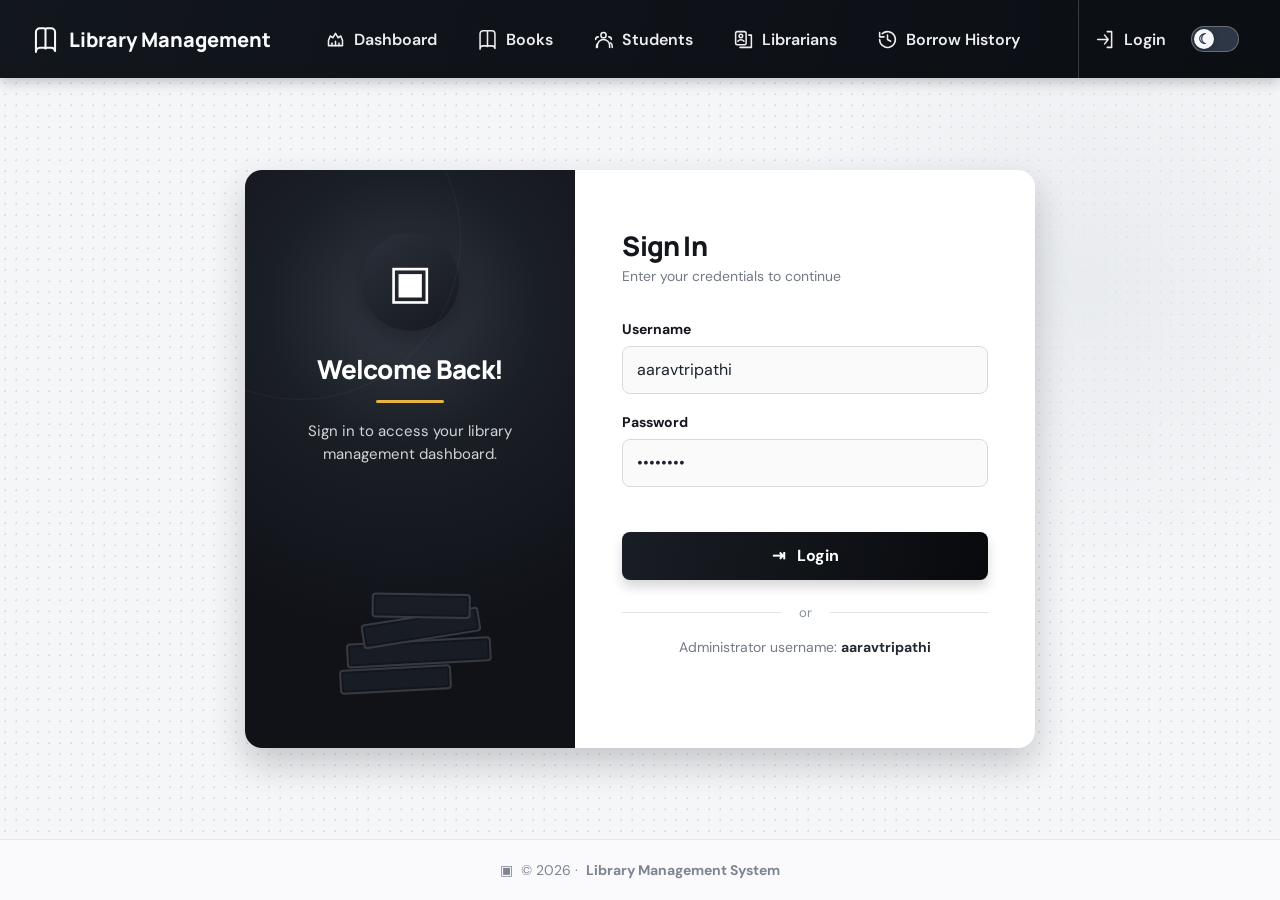
<file: LIBRARY/index.html>
<!DOCTYPE html>
<html lang="en">
  <head>
    <meta charset="UTF-8" />
    <meta name="viewport" content="width=device-width, initial-scale=1.0" />
    <title>Library Management - Sign In</title>
    <link rel="stylesheet" href="styles.css" />
  </head>
  <body>
    <header class="topbar">
      <a class="brand" href="dashboard.html" aria-label="Library Management home">
        <svg class="brand-mark" viewBox="0 0 24 24" aria-hidden="true"><path d="M3.5 5.5A3.5 3.5 0 0 1 7 2h3.5a2 2 0 0 1 1.5.7V20a2 2 0 0 0-1.5-.7H7A3.5 3.5 0 0 0 3.5 23V5.5Zm17 0A3.5 3.5 0 0 0 17 2h-3.5a2 2 0 0 0-1.5.7V20a2 2 0 0 1 1.5-.7H17a3.5 3.5 0 0 1 3.5 3V5.5Z"/></svg>
        <span>Library Management</span>
      </a>
      <nav class="main-nav" aria-label="Primary navigation">
        <a class="nav-link" href="dashboard.html"><svg class="nav-symbol" viewBox="0 0 24 24" aria-hidden="true"><path d="m4 13 2-5 3 2 3-5 3 5 3-2 2 5v6H4v-6Z"/><path d="M8 19v-3m4 3v-5m4 5v-3"/></svg>Dashboard</a>
        <a class="nav-link" href="books.html"><svg class="nav-symbol" viewBox="0 0 24 24" aria-hidden="true"><path d="M3.5 5.5A3.5 3.5 0 0 1 7 2h3.5a2 2 0 0 1 1.5.7V20a2 2 0 0 0-1.5-.7H7A3.5 3.5 0 0 0 3.5 23V5.5Zm17 0A3.5 3.5 0 0 0 17 2h-3.5a2 2 0 0 0-1.5.7V20a2 2 0 0 1 1.5-.7H17a3.5 3.5 0 0 1 3.5 3V5.5Z"/></svg>Books</a>
        <a class="nav-link" href="students.html"><svg class="nav-symbol" viewBox="0 0 24 24" aria-hidden="true"><circle cx="12" cy="7" r="3"/><path d="M5 21v-2a7 7 0 0 1 14 0v2M3 12a3 3 0 0 1 3-3m12 0a3 3 0 0 1 3 3M4 21v-1a5 5 0 0 1 2-4.1m14 0A5 5 0 0 1 22 20v1"/></svg>Students</a>
        <a class="nav-link" href="librarians.html"><svg class="nav-symbol" viewBox="0 0 24 24" aria-hidden="true"><rect x="3" y="3" width="12" height="15" rx="2"/><circle cx="9" cy="8" r="2"/><path d="M5.5 14c1.8-2.3 5.2-2.3 7 0M18 7h3v14H8"/></svg>Librarians</a>
        <a class="nav-link" href="history.html"><svg class="nav-symbol" viewBox="0 0 24 24" aria-hidden="true"><path d="M3 12a9 9 0 1 0 3-6.7M3 4v5h5M12 7v5l3.5 2"/></svg>Borrow History</a>
      </nav>
      <div class="account-actions">
        <a class="nav-link active" href="index.html"><svg class="nav-symbol" viewBox="0 0 24 24" aria-hidden="true"><path d="M14 3h5v18h-5M11 7l4 5-4 5M15 12H3"/></svg>Login</a>
        <button class="theme-toggle" id="theme-toggle" type="button" role="switch" aria-checked="false" aria-label="Switch to dark mode">
          <span class="theme-track" aria-hidden="true">
            <span class="theme-thumb">
              <span class="theme-moon">☾</span>
              <span class="theme-sun">☀</span>
            </span>
          </span>
        </button>
      </div>
    </header>

    <main id="app" class="app-shell">
      <section class="login-page">
        <div class="login-card">
          <aside class="welcome-panel">
            <div class="round-book">▣</div>
            <h1>Welcome Back!</h1>
            <div class="gold-line"></div>
            <p>Sign in to access your library<br />management dashboard.</p>
            <div class="book-stack">
              <span></span><span></span><span></span><span></span>
            </div>
          </aside>
          <section class="login-form-area">
            <h2>Sign In</h2>
            <p>Enter your credentials to continue</p>
            <form action="dashboard.html" method="GET">
              <div class="field">
                <label for="username">Username</label>
                <input id="username" name="username" autocomplete="username" placeholder="Enter username" required value="aaravtripathi" />
              </div>
              <div class="field">
                <label for="password">Password</label>
                <input id="password" name="password" type="password" autocomplete="current-password" placeholder="Enter pw" required value="password" />
              </div>
              <p class="form-error" id="login-error"></p>
              <button class="primary" type="submit">
                <span aria-hidden="true">⇥</span> &nbsp; Login
              </button>
            </form>
            <div class="or-divider">or</div>
            <p class="helper-note">Administrator username: <b>aaravtripathi</b></p>
          </section>
        </div>
      </section>
    </main>

    <footer><span>▣</span> © 2026 · <strong>Library Management System</strong></footer>
    <script src="app.js"></script>
  </body>
</html>
</file>
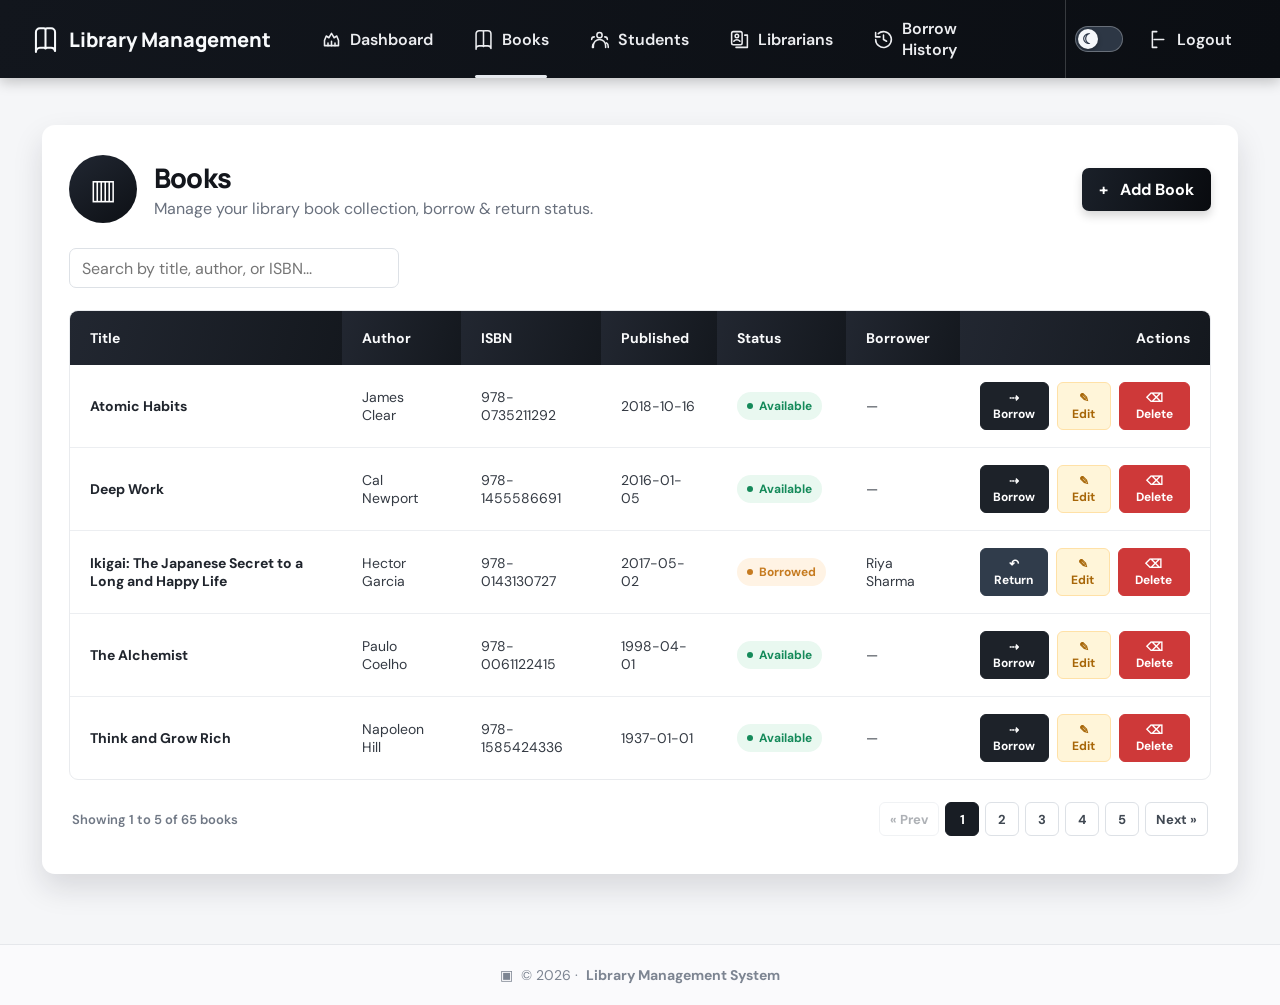
<file: LIBRARY/books.html>
<!DOCTYPE html>
<html lang="en">
  <head>
    <meta charset="UTF-8" />
    <meta name="viewport" content="width=device-width, initial-scale=1.0" />
    <title>Library Management - Books</title>
    <link rel="stylesheet" href="styles.css" />
  </head>
  <body>
    <header class="topbar">
      <a class="brand" href="dashboard.html" aria-label="Library Management home">
        <svg class="brand-mark" viewBox="0 0 24 24" aria-hidden="true"><path d="M3.5 5.5A3.5 3.5 0 0 1 7 2h3.5a2 2 0 0 1 1.5.7V20a2 2 0 0 0-1.5-.7H7A3.5 3.5 0 0 0 3.5 23V5.5Zm17 0A3.5 3.5 0 0 0 17 2h-3.5a2 2 0 0 0-1.5.7V20a2 2 0 0 1 1.5-.7H17a3.5 3.5 0 0 1 3.5 3V5.5Z"/></svg>
        <span>Library Management</span>
      </a>
      <nav class="main-nav" aria-label="Primary navigation">
        <a class="nav-link" href="dashboard.html"><svg class="nav-symbol" viewBox="0 0 24 24" aria-hidden="true"><path d="m4 13 2-5 3 2 3-5 3 5 3-2 2 5v6H4v-6Z"/><path d="M8 19v-3m4 3v-5m4 5v-3"/></svg>Dashboard</a>
        <a class="nav-link active" href="books.html"><svg class="nav-symbol" viewBox="0 0 24 24" aria-hidden="true"><path d="M3.5 5.5A3.5 3.5 0 0 1 7 2h3.5a2 2 0 0 1 1.5.7V20a2 2 0 0 0-1.5-.7H7A3.5 3.5 0 0 0 3.5 23V5.5Zm17 0A3.5 3.5 0 0 0 17 2h-3.5a2 2 0 0 0-1.5.7V20a2 2 0 0 1 1.5-.7H17a3.5 3.5 0 0 1 3.5 3V5.5Z"/></svg>Books</a>
        <a class="nav-link" href="students.html"><svg class="nav-symbol" viewBox="0 0 24 24" aria-hidden="true"><circle cx="12" cy="7" r="3"/><path d="M5 21v-2a7 7 0 0 1 14 0v2M3 12a3 3 0 0 1 3-3m12 0a3 3 0 0 1 3 3M4 21v-1a5 5 0 0 1 2-4.1m14 0A5 5 0 0 1 22 20v1"/></svg>Students</a>
        <a class="nav-link" href="librarians.html"><svg class="nav-symbol" viewBox="0 0 24 24" aria-hidden="true"><rect x="3" y="3" width="12" height="15" rx="2"/><circle cx="9" cy="8" r="2"/><path d="M5.5 14c1.8-2.3 5.2-2.3 7 0M18 7h3v14H8"/></svg>Librarians</a>
        <a class="nav-link" href="history.html"><svg class="nav-symbol" viewBox="0 0 24 24" aria-hidden="true"><path d="M3 12a9 9 0 1 0 3-6.7M3 4v5h5M12 7v5l3.5 2"/></svg>Borrow History</a>
      </nav>
      <div class="account-actions">
        <button class="theme-toggle" id="theme-toggle" type="button" role="switch" aria-checked="false" aria-label="Switch to dark mode">
          <span class="theme-track" aria-hidden="true">
            <span class="theme-thumb">
              <span class="theme-moon">☾</span>
              <span class="theme-sun">☀</span>
            </span>
          </span>
        </button>
        <a class="nav-link nav-logout" href="index.html"><svg class="nav-symbol" viewBox="0 0 24 24" aria-hidden="true"><path d="M10 3H5v18h5M18 12H7"/></svg>Logout</a>
      </div>
    </header>

    <main id="app" class="app-shell">
      <section class="page">
        <div class="page-card">
          <div class="section-heading">
            <div class="heading-copy">
              <div class="heading-icon">▥</div>
              <div>
                <h1>Books</h1>
                <p>Manage your library book collection, borrow & return status.</p>
              </div>
            </div>
            <button class="button button-dark" id="btn-add-book"><span aria-hidden="true">+</span> &nbsp; Add Book</button>
          </div>
          <div class="toolbar">
            <input class="search" id="books-search-input" type="search" placeholder="Search by title, author, or ISBN..." />
          </div>
          <div class="data-table-wrap">
            <table class="data-table">
              <thead>
                <tr>
                  <th>Title</th>
                  <th>Author</th>
                  <th>ISBN</th>
                  <th>Published</th>
                  <th>Status</th>
                  <th>Borrower</th>
                  <th style="text-align: right;">Actions</th>
                </tr>
              </thead>
              <tbody id="books-table-body">
                <tr>
                  <td class="title-cell">Atomic Habits</td>
                  <td>James Clear</td>
                  <td>978-0735211292</td>
                  <td>2018-10-16</td>
                  <td><span class="badge available">Available</span></td>
                  <td>—</td>
                  <td style="text-align: right;">
                    <div class="actions">
                      <button class="action-btn borrow">⇢ Borrow</button>
                      <button class="action-btn edit">✎ Edit</button>
                      <button class="action-btn delete">⌫ Delete</button>
                    </div>
                  </td>
                </tr>
                <tr>
                  <td class="title-cell">Deep Work</td>
                  <td>Cal Newport</td>
                  <td>978-1455586691</td>
                  <td>2016-01-05</td>
                  <td><span class="badge available">Available</span></td>
                  <td>—</td>
                  <td style="text-align: right;">
                    <div class="actions">
                      <button class="action-btn borrow">⇢ Borrow</button>
                      <button class="action-btn edit">✎ Edit</button>
                      <button class="action-btn delete">⌫ Delete</button>
                    </div>
                  </td>
                </tr>
                <tr>
                  <td class="title-cell">Ikigai: The Japanese Secret to a Long and Happy Life</td>
                  <td>Hector Garcia</td>
                  <td>978-0143130727</td>
                  <td>2017-05-02</td>
                  <td><span class="badge borrowed">Borrowed</span></td>
                  <td>Riya Sharma</td>
                  <td style="text-align: right;">
                    <div class="actions">
                      <button class="action-btn return">↶ Return</button>
                      <button class="action-btn edit">✎ Edit</button>
                      <button class="action-btn delete">⌫ Delete</button>
                    </div>
                  </td>
                </tr>
                <tr>
                  <td class="title-cell">The Alchemist</td>
                  <td>Paulo Coelho</td>
                  <td>978-0061122415</td>
                  <td>1998-04-01</td>
                  <td><span class="badge available">Available</span></td>
                  <td>—</td>
                  <td style="text-align: right;">
                    <div class="actions">
                      <button class="action-btn borrow">⇢ Borrow</button>
                      <button class="action-btn edit">✎ Edit</button>
                      <button class="action-btn delete">⌫ Delete</button>
                    </div>
                  </td>
                </tr>
                <tr>
                  <td class="title-cell">Think and Grow Rich</td>
                  <td>Napoleon Hill</td>
                  <td>978-1585424336</td>
                  <td>1937-01-01</td>
                  <td><span class="badge available">Available</span></td>
                  <td>—</td>
                  <td style="text-align: right;">
                    <div class="actions">
                      <button class="action-btn borrow">⇢ Borrow</button>
                      <button class="action-btn edit">✎ Edit</button>
                      <button class="action-btn delete">⌫ Delete</button>
                    </div>
                  </td>
                </tr>
              </tbody>
            </table>
          </div>
          <div class="pagination">
            <span>Showing 1 to 5 of 65 books</span>
            <div class="page-controls" id="books-pagination-controls">
              <button class="page-nav" disabled>« Prev</button>
              <button class="page-number current">1</button>
              <button class="page-number">2</button>
              <button class="page-number">3</button>
              <button class="page-number">4</button>
              <button class="page-number">5</button>
              <button class="page-nav">Next »</button>
            </div>
          </div>
        </div>
      </section>
    </main>

    <div id="modal-root"></div>
    <div id="toast" role="status" aria-live="polite"></div>
    <footer><span>▣</span> © 2026 · <strong>Library Management System</strong></footer>
    <script src="app.js"></script>
  </body>
</html>
</file>
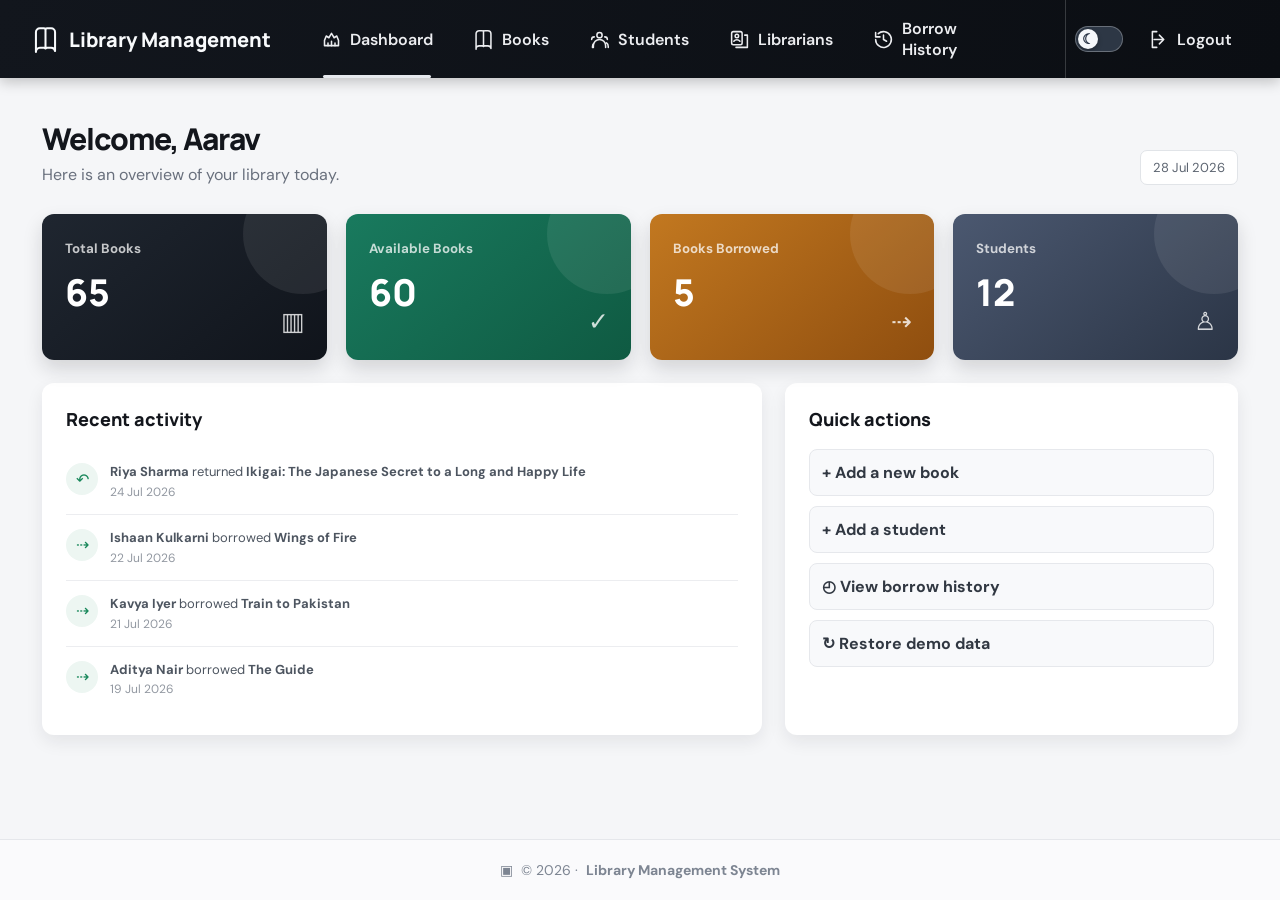
<file: LIBRARY/dashboard.html>
<!DOCTYPE html>
<html lang="en">
  <head>
    <meta charset="UTF-8" />
    <meta name="viewport" content="width=device-width, initial-scale=1.0" />
    <title>Library Management - Dashboard</title>
    <link rel="stylesheet" href="styles.css" />
  </head>
  <body>
    <header class="topbar">
      <a class="brand" href="dashboard.html" aria-label="Library Management home">
        <svg class="brand-mark" viewBox="0 0 24 24" aria-hidden="true"><path d="M3.5 5.5A3.5 3.5 0 0 1 7 2h3.5a2 2 0 0 1 1.5.7V20a2 2 0 0 0-1.5-.7H7A3.5 3.5 0 0 0 3.5 23V5.5Zm17 0A3.5 3.5 0 0 0 17 2h-3.5a2 2 0 0 0-1.5.7V20a2 2 0 0 1 1.5-.7H17a3.5 3.5 0 0 1 3.5 3V5.5Z"/></svg>
        <span>Library Management</span>
      </a>
      <nav class="main-nav" aria-label="Primary navigation">
        <a class="nav-link active" href="dashboard.html"><svg class="nav-symbol" viewBox="0 0 24 24" aria-hidden="true"><path d="m4 13 2-5 3 2 3-5 3 5 3-2 2 5v6H4v-6Z"/><path d="M8 19v-3m4 3v-5m4 5v-3"/></svg>Dashboard</a>
        <a class="nav-link" href="books.html"><svg class="nav-symbol" viewBox="0 0 24 24" aria-hidden="true"><path d="M3.5 5.5A3.5 3.5 0 0 1 7 2h3.5a2 2 0 0 1 1.5.7V20a2 2 0 0 0-1.5-.7H7A3.5 3.5 0 0 0 3.5 23V5.5Zm17 0A3.5 3.5 0 0 0 17 2h-3.5a2 2 0 0 0-1.5.7V20a2 2 0 0 1 1.5-.7H17a3.5 3.5 0 0 1 3.5 3V5.5Z"/></svg>Books</a>
        <a class="nav-link" href="students.html"><svg class="nav-symbol" viewBox="0 0 24 24" aria-hidden="true"><circle cx="12" cy="7" r="3"/><path d="M5 21v-2a7 7 0 0 1 14 0v2M3 12a3 3 0 0 1 3-3m12 0a3 3 0 0 1 3 3M4 21v-1a5 5 0 0 1 2-4.1m14 0A5 5 0 0 1 22 20v1"/></svg>Students</a>
        <a class="nav-link" href="librarians.html"><svg class="nav-symbol" viewBox="0 0 24 24" aria-hidden="true"><rect x="3" y="3" width="12" height="15" rx="2"/><circle cx="9" cy="8" r="2"/><path d="M5.5 14c1.8-2.3 5.2-2.3 7 0M18 7h3v14H8"/></svg>Librarians</a>
        <a class="nav-link" href="history.html"><svg class="nav-symbol" viewBox="0 0 24 24" aria-hidden="true"><path d="M3 12a9 9 0 1 0 3-6.7M3 4v5h5M12 7v5l3.5 2"/></svg>Borrow History</a>
      </nav>
      <div class="account-actions">
        <button class="theme-toggle" id="theme-toggle" type="button" role="switch" aria-checked="false" aria-label="Switch to dark mode">
          <span class="theme-track" aria-hidden="true">
            <span class="theme-thumb">
              <span class="theme-moon">☾</span>
              <span class="theme-sun">☀</span>
            </span>
          </span>
        </button>
        <a class="nav-link nav-logout" href="index.html"><svg class="nav-symbol" viewBox="0 0 24 24" aria-hidden="true"><path d="M10 3H5v18h5M13 7l5 5-5 5M18 12H7"/></svg>Logout</a>
      </div>
    </header>

    <main id="app" class="app-shell">
      <section class="page dashboard">
        <div class="dashboard-top">
          <div>
            <h1>Welcome, Aarav</h1>
            <p>Here is an overview of your library today.</p>
          </div>
          <span class="date-pill" id="current-date">28 Jul 2026</span>
        </div>
        <div class="stat-grid">
          <article class="stat-card">
            <small>Total Books</small>
            <strong id="stat-total-books">65</strong>
            <span>▥</span>
          </article>
          <article class="stat-card">
            <small>Available Books</small>
            <strong id="stat-avail-books">60</strong>
            <span>✓</span>
          </article>
          <article class="stat-card">
            <small>Books Borrowed</small>
            <strong id="stat-borrowed-books">5</strong>
            <span>⇢</span>
          </article>
          <article class="stat-card">
            <small>Students</small>
            <strong id="stat-total-students">12</strong>
            <span>♙</span>
          </article>
        </div>
        <div class="dashboard-columns">
          <article class="mini-card">
            <h2>Recent activity</h2>
            <ul class="activity" id="activity-list">
              <li>
                <span class="activity-mark">↶</span>
                <div>
                  <p><b>Riya Sharma</b> returned <b>Ikigai: The Japanese Secret to a Long and Happy Life</b></p>
                  <time>24 Jul 2026</time>
                </div>
              </li>
              <li>
                <span class="activity-mark">⇢</span>
                <div>
                  <p><b>Ishaan Kulkarni</b> borrowed <b>Wings of Fire</b></p>
                  <time>22 Jul 2026</time>
                </div>
              </li>
              <li>
                <span class="activity-mark">⇢</span>
                <div>
                  <p><b>Kavya Iyer</b> borrowed <b>Train to Pakistan</b></p>
                  <time>21 Jul 2026</time>
                </div>
              </li>
              <li>
                <span class="activity-mark">⇢</span>
                <div>
                  <p><b>Aditya Nair</b> borrowed <b>The Guide</b></p>
                  <time>19 Jul 2026</time>
                </div>
              </li>
            </ul>
          </article>
          <aside class="mini-card">
            <h2>Quick actions</h2>
            <div class="quick-actions">
              <a href="books.html" class="quick-link"><span aria-hidden="true">+</span> Add a new book</a>
              <a href="students.html" class="quick-link"><span aria-hidden="true">+</span> Add a student</a>
              <a href="history.html" class="quick-link"><span aria-hidden="true">◴</span> View borrow history</a>
              <button type="button" id="btn-reset-demo"><span aria-hidden="true">↻</span> Restore demo data</button>
            </div>
          </aside>
        </div>
      </section>
    </main>

    <footer><span>▣</span> © 2026 · <strong>Library Management System</strong></footer>
    <script src="app.js"></script>
  </body>
</html>
</file>
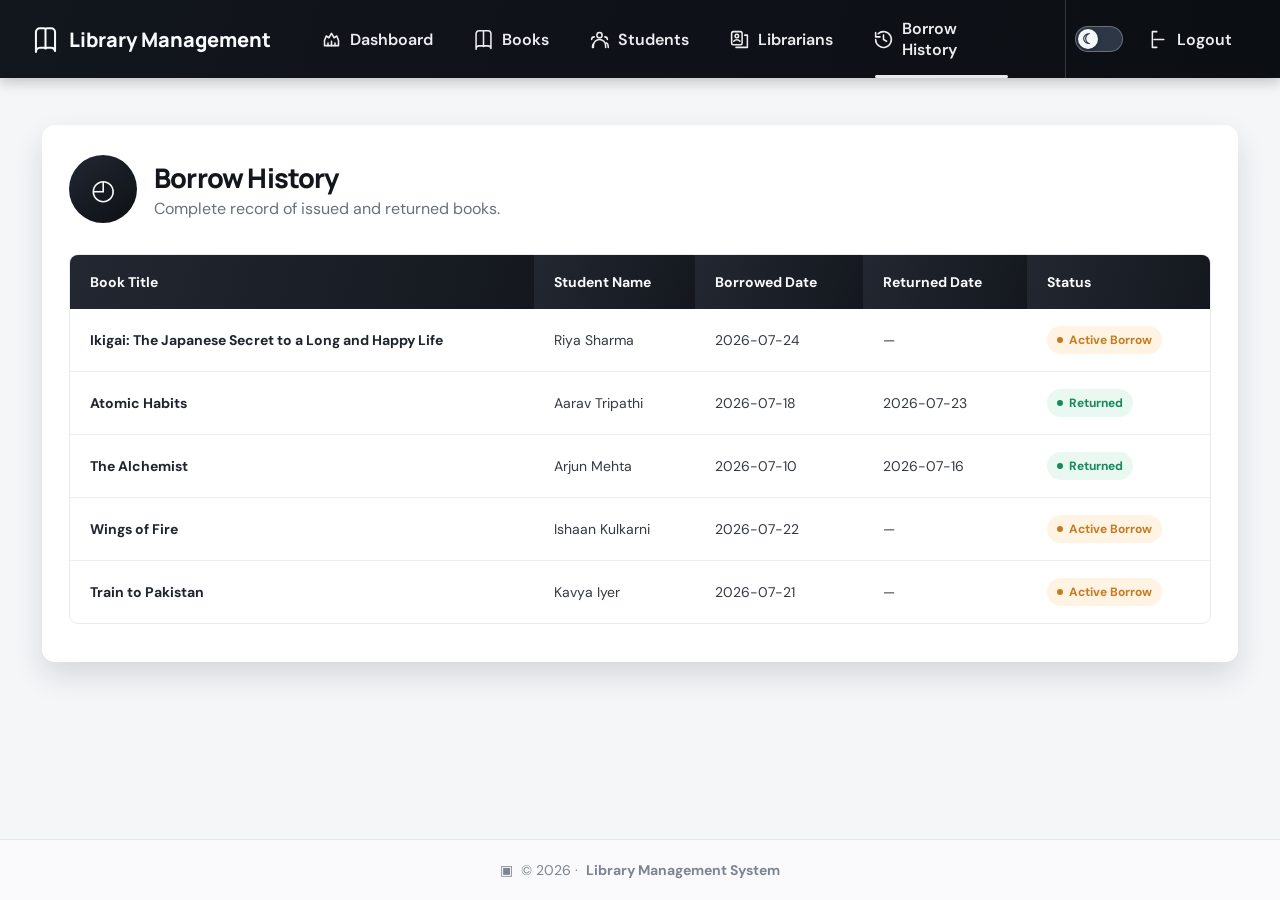
<file: LIBRARY/history.html>
<!DOCTYPE html>
<html lang="en">
  <head>
    <meta charset="UTF-8" />
    <meta name="viewport" content="width=device-width, initial-scale=1.0" />
    <title>Library Management - Borrow History</title>
    <link rel="stylesheet" href="styles.css" />
  </head>
  <body>
    <header class="topbar">
      <a class="brand" href="dashboard.html" aria-label="Library Management home">
        <svg class="brand-mark" viewBox="0 0 24 24" aria-hidden="true"><path d="M3.5 5.5A3.5 3.5 0 0 1 7 2h3.5a2 2 0 0 1 1.5.7V20a2 2 0 0 0-1.5-.7H7A3.5 3.5 0 0 0 3.5 23V5.5Zm17 0A3.5 3.5 0 0 0 17 2h-3.5a2 2 0 0 0-1.5.7V20a2 2 0 0 1 1.5-.7H17a3.5 3.5 0 0 1 3.5 3V5.5Z"/></svg>
        <span>Library Management</span>
      </a>
      <nav class="main-nav" aria-label="Primary navigation">
        <a class="nav-link" href="dashboard.html"><svg class="nav-symbol" viewBox="0 0 24 24" aria-hidden="true"><path d="m4 13 2-5 3 2 3-5 3 5 3-2 2 5v6H4v-6Z"/><path d="M8 19v-3m4 3v-5m4 5v-3"/></svg>Dashboard</a>
        <a class="nav-link" href="books.html"><svg class="nav-symbol" viewBox="0 0 24 24" aria-hidden="true"><path d="M3.5 5.5A3.5 3.5 0 0 1 7 2h3.5a2 2 0 0 1 1.5.7V20a2 2 0 0 0-1.5-.7H7A3.5 3.5 0 0 0 3.5 23V5.5Zm17 0A3.5 3.5 0 0 0 17 2h-3.5a2 2 0 0 0-1.5.7V20a2 2 0 0 1 1.5-.7H17a3.5 3.5 0 0 1 3.5 3V5.5Z"/></svg>Books</a>
        <a class="nav-link" href="students.html"><svg class="nav-symbol" viewBox="0 0 24 24" aria-hidden="true"><circle cx="12" cy="7" r="3"/><path d="M5 21v-2a7 7 0 0 1 14 0v2M3 12a3 3 0 0 1 3-3m12 0a3 3 0 0 1 3 3M4 21v-1a5 5 0 0 1 2-4.1m14 0A5 5 0 0 1 22 20v1"/></svg>Students</a>
        <a class="nav-link" href="librarians.html"><svg class="nav-symbol" viewBox="0 0 24 24" aria-hidden="true"><rect x="3" y="3" width="12" height="15" rx="2"/><circle cx="9" cy="8" r="2"/><path d="M5.5 14c1.8-2.3 5.2-2.3 7 0M18 7h3v14H8"/></svg>Librarians</a>
        <a class="nav-link active" href="history.html"><svg class="nav-symbol" viewBox="0 0 24 24" aria-hidden="true"><path d="M3 12a9 9 0 1 0 3-6.7M3 4v5h5M12 7v5l3.5 2"/></svg>Borrow History</a>
      </nav>
      <div class="account-actions">
        <button class="theme-toggle" id="theme-toggle" type="button" role="switch" aria-checked="false" aria-label="Switch to dark mode">
          <span class="theme-track" aria-hidden="true">
            <span class="theme-thumb">
              <span class="theme-moon">☾</span>
              <span class="theme-sun">☀</span>
            </span>
          </span>
        </button>
        <a class="nav-link nav-logout" href="index.html"><svg class="nav-symbol" viewBox="0 0 24 24" aria-hidden="true"><path d="M10 3H5v18h5M18 12H7"/></svg>Logout</a>
      </div>
    </header>

    <main id="app" class="app-shell">
      <section class="page">
        <div class="page-card">
          <div class="section-heading">
            <div class="heading-copy">
              <div class="heading-icon">◴</div>
              <div>
                <h1>Borrow History</h1>
                <p>Complete record of issued and returned books.</p>
              </div>
            </div>
          </div>
          <div class="data-table-wrap">
            <table class="data-table">
              <thead>
                <tr>
                  <th>Book Title</th>
                  <th>Student Name</th>
                  <th>Borrowed Date</th>
                  <th>Returned Date</th>
                  <th>Status</th>
                </tr>
              </thead>
              <tbody id="history-table-body">
                <tr>
                  <td class="title-cell">Ikigai: The Japanese Secret to a Long and Happy Life</td>
                  <td>Riya Sharma</td>
                  <td>2026-07-24</td>
                  <td>—</td>
                  <td><span class="badge borrowed">Active Borrow</span></td>
                </tr>
                <tr>
                  <td class="title-cell">Atomic Habits</td>
                  <td>Aarav Tripathi</td>
                  <td>2026-07-18</td>
                  <td>2026-07-23</td>
                  <td><span class="badge returned">Returned</span></td>
                </tr>
                <tr>
                  <td class="title-cell">The Alchemist</td>
                  <td>Arjun Mehta</td>
                  <td>2026-07-10</td>
                  <td>2026-07-16</td>
                  <td><span class="badge returned">Returned</span></td>
                </tr>
                <tr>
                  <td class="title-cell">Wings of Fire</td>
                  <td>Ishaan Kulkarni</td>
                  <td>2026-07-22</td>
                  <td>—</td>
                  <td><span class="badge borrowed">Active Borrow</span></td>
                </tr>
                <tr>
                  <td class="title-cell">Train to Pakistan</td>
                  <td>Kavya Iyer</td>
                  <td>2026-07-21</td>
                  <td>—</td>
                  <td><span class="badge borrowed">Active Borrow</span></td>
                </tr>
              </tbody>
            </table>
          </div>
        </div>
      </section>
    </main>

    <div id="modal-root"></div>
    <div id="toast" role="status" aria-live="polite"></div>
    <footer><span>▣</span> © 2026 · <strong>Library Management System</strong></footer>
    <script src="app.js"></script>
  </body>
</html>
</file>
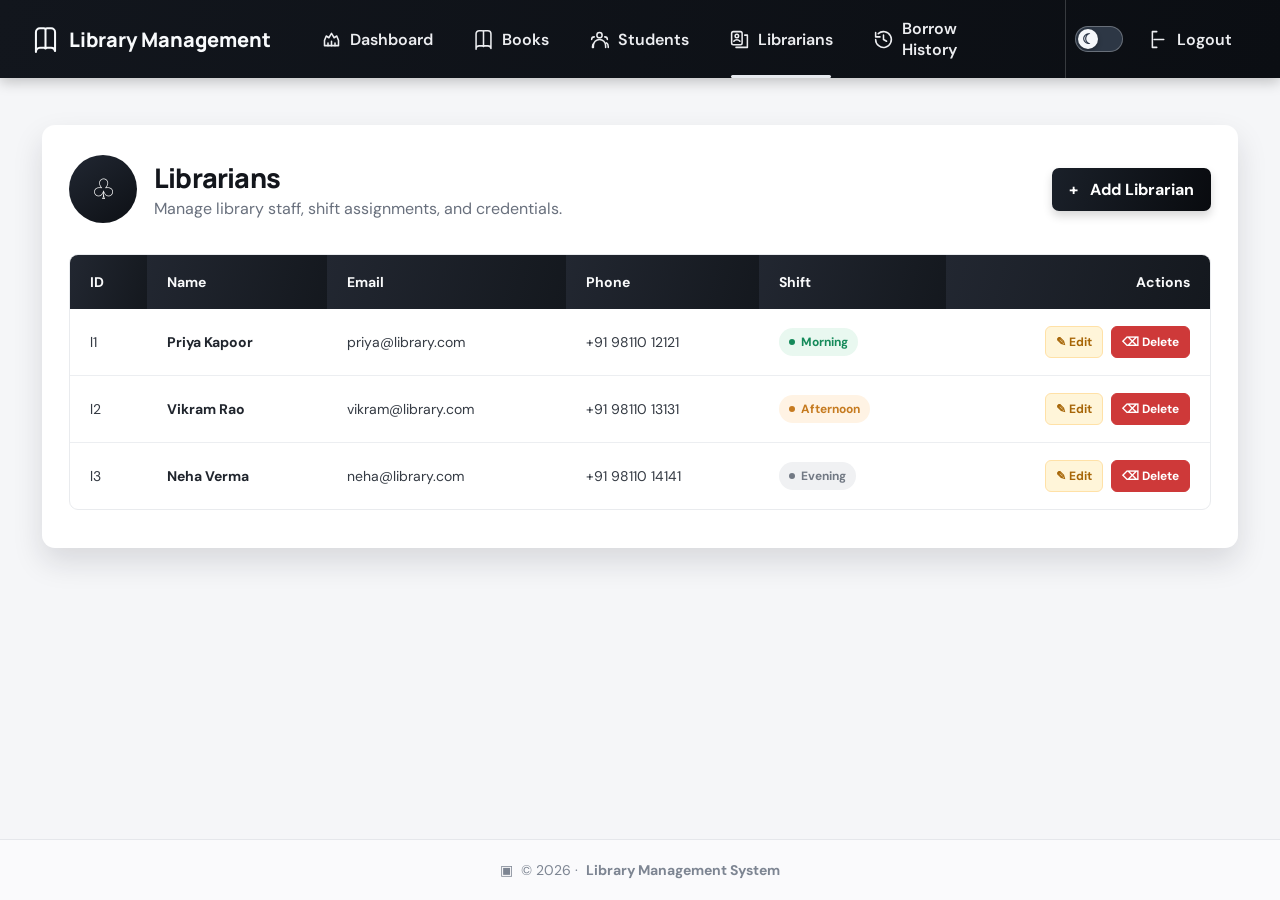
<file: LIBRARY/librarians.html>
<!DOCTYPE html>
<html lang="en">
  <head>
    <meta charset="UTF-8" />
    <meta name="viewport" content="width=device-width, initial-scale=1.0" />
    <title>Library Management - Librarians</title>
    <link rel="stylesheet" href="styles.css" />
  </head>
  <body>
    <header class="topbar">
      <a class="brand" href="dashboard.html" aria-label="Library Management home">
        <svg class="brand-mark" viewBox="0 0 24 24" aria-hidden="true"><path d="M3.5 5.5A3.5 3.5 0 0 1 7 2h3.5a2 2 0 0 1 1.5.7V20a2 2 0 0 0-1.5-.7H7A3.5 3.5 0 0 0 3.5 23V5.5Zm17 0A3.5 3.5 0 0 0 17 2h-3.5a2 2 0 0 0-1.5.7V20a2 2 0 0 1 1.5-.7H17a3.5 3.5 0 0 1 3.5 3V5.5Z"/></svg>
        <span>Library Management</span>
      </a>
      <nav class="main-nav" aria-label="Primary navigation">
        <a class="nav-link" href="dashboard.html"><svg class="nav-symbol" viewBox="0 0 24 24" aria-hidden="true"><path d="m4 13 2-5 3 2 3-5 3 5 3-2 2 5v6H4v-6Z"/><path d="M8 19v-3m4 3v-5m4 5v-3"/></svg>Dashboard</a>
        <a class="nav-link" href="books.html"><svg class="nav-symbol" viewBox="0 0 24 24" aria-hidden="true"><path d="M3.5 5.5A3.5 3.5 0 0 1 7 2h3.5a2 2 0 0 1 1.5.7V20a2 2 0 0 0-1.5-.7H7A3.5 3.5 0 0 0 3.5 23V5.5Zm17 0A3.5 3.5 0 0 0 17 2h-3.5a2 2 0 0 0-1.5.7V20a2 2 0 0 1 1.5-.7H17a3.5 3.5 0 0 1 3.5 3V5.5Z"/></svg>Books</a>
        <a class="nav-link" href="students.html"><svg class="nav-symbol" viewBox="0 0 24 24" aria-hidden="true"><circle cx="12" cy="7" r="3"/><path d="M5 21v-2a7 7 0 0 1 14 0v2M3 12a3 3 0 0 1 3-3m12 0a3 3 0 0 1 3 3M4 21v-1a5 5 0 0 1 2-4.1m14 0A5 5 0 0 1 22 20v1"/></svg>Students</a>
        <a class="nav-link active" href="librarians.html"><svg class="nav-symbol" viewBox="0 0 24 24" aria-hidden="true"><rect x="3" y="3" width="12" height="15" rx="2"/><circle cx="9" cy="8" r="2"/><path d="M5.5 14c1.8-2.3 5.2-2.3 7 0M18 7h3v14H8"/></svg>Librarians</a>
        <a class="nav-link" href="history.html"><svg class="nav-symbol" viewBox="0 0 24 24" aria-hidden="true"><path d="M3 12a9 9 0 1 0 3-6.7M3 4v5h5M12 7v5l3.5 2"/></svg>Borrow History</a>
      </nav>
      <div class="account-actions">
        <button class="theme-toggle" id="theme-toggle" type="button" role="switch" aria-checked="false" aria-label="Switch to dark mode">
          <span class="theme-track" aria-hidden="true">
            <span class="theme-thumb">
              <span class="theme-moon">☾</span>
              <span class="theme-sun">☀</span>
            </span>
          </span>
        </button>
        <a class="nav-link nav-logout" href="index.html"><svg class="nav-symbol" viewBox="0 0 24 24" aria-hidden="true"><path d="M10 3H5v18h5M18 12H7"/></svg>Logout</a>
      </div>
    </header>

    <main id="app" class="app-shell">
      <section class="page">
        <div class="page-card">
          <div class="section-heading">
            <div class="heading-copy">
              <div class="heading-icon">♧</div>
              <div>
                <h1>Librarians</h1>
                <p>Manage library staff, shift assignments, and credentials.</p>
              </div>
            </div>
            <button class="button button-dark" id="btn-add-librarian"><span aria-hidden="true">+</span> &nbsp; Add Librarian</button>
          </div>
          <div class="data-table-wrap">
            <table class="data-table">
              <thead>
                <tr>
                  <th>ID</th>
                  <th>Name</th>
                  <th>Email</th>
                  <th>Phone</th>
                  <th>Shift</th>
                  <th style="text-align: right;">Actions</th>
                </tr>
              </thead>
              <tbody id="librarians-table-body">
                <tr>
                  <td>l1</td>
                  <td class="title-cell">Priya Kapoor</td>
                  <td>priya@library.com</td>
                  <td>+91 98110 12121</td>
                  <td><span class="badge available">Morning</span></td>
                  <td style="text-align: right;">
                    <div class="actions">
                      <button class="action-btn edit">✎ Edit</button>
                      <button class="action-btn delete">⌫ Delete</button>
                    </div>
                  </td>
                </tr>
                <tr>
                  <td>l2</td>
                  <td class="title-cell">Vikram Rao</td>
                  <td>vikram@library.com</td>
                  <td>+91 98110 13131</td>
                  <td><span class="badge borrowed">Afternoon</span></td>
                  <td style="text-align: right;">
                    <div class="actions">
                      <button class="action-btn edit">✎ Edit</button>
                      <button class="action-btn delete">⌫ Delete</button>
                    </div>
                  </td>
                </tr>
                <tr>
                  <td>l3</td>
                  <td class="title-cell">Neha Verma</td>
                  <td>neha@library.com</td>
                  <td>+91 98110 14141</td>
                  <td><span class="badge inactive">Evening</span></td>
                  <td style="text-align: right;">
                    <div class="actions">
                      <button class="action-btn edit">✎ Edit</button>
                      <button class="action-btn delete">⌫ Delete</button>
                    </div>
                  </td>
                </tr>
              </tbody>
            </table>
          </div>
        </div>
      </section>
    </main>

    <div id="modal-root"></div>
    <div id="toast" role="status" aria-live="polite"></div>
    <footer><span>▣</span> © 2026 · <strong>Library Management System</strong></footer>
    <script src="app.js"></script>
  </body>
</html>
</file>
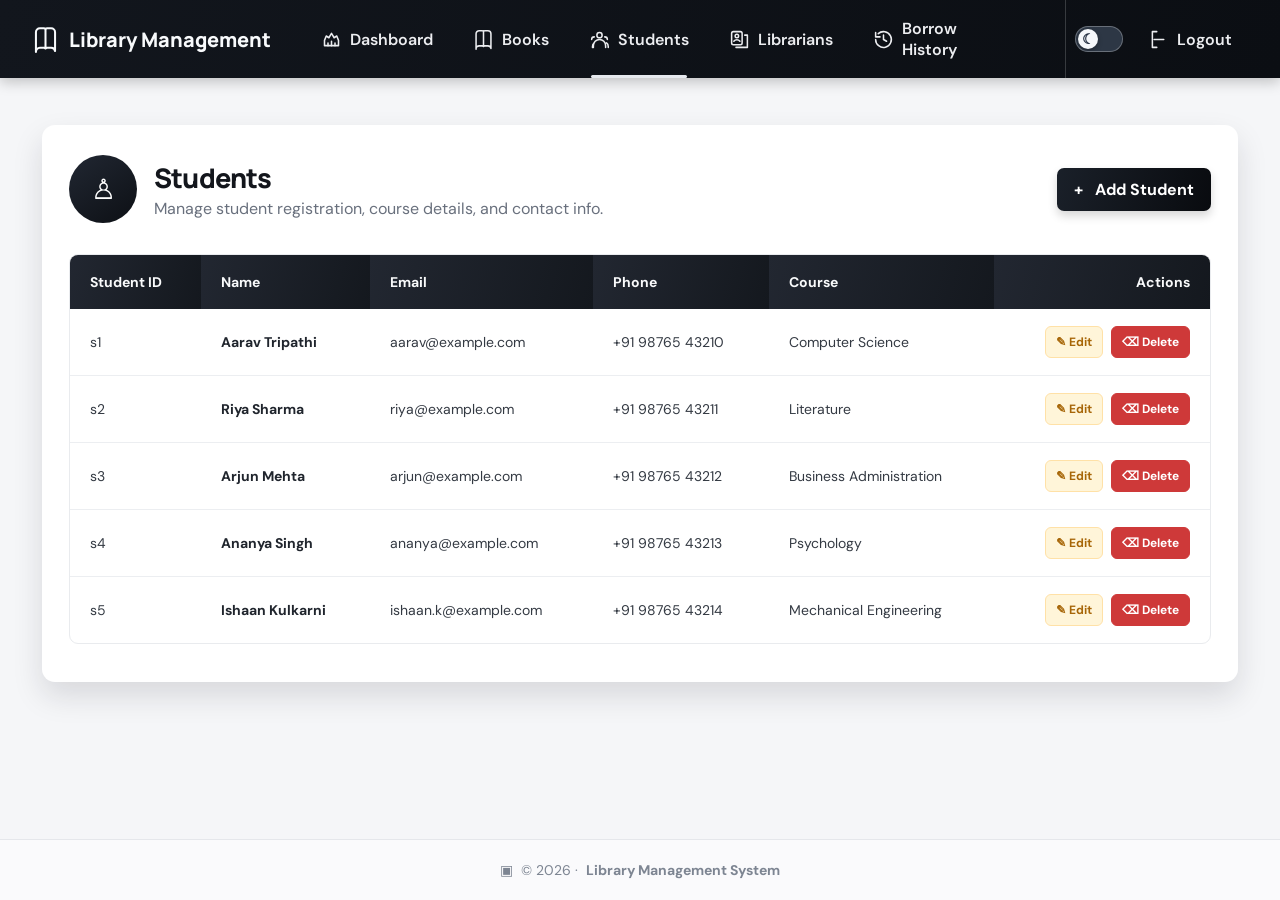
<file: LIBRARY/students.html>
<!DOCTYPE html>
<html lang="en">
  <head>
    <meta charset="UTF-8" />
    <meta name="viewport" content="width=device-width, initial-scale=1.0" />
    <title>Library Management - Students</title>
    <link rel="stylesheet" href="styles.css" />
  </head>
  <body>
    <header class="topbar">
      <a class="brand" href="dashboard.html" aria-label="Library Management home">
        <svg class="brand-mark" viewBox="0 0 24 24" aria-hidden="true"><path d="M3.5 5.5A3.5 3.5 0 0 1 7 2h3.5a2 2 0 0 1 1.5.7V20a2 2 0 0 0-1.5-.7H7A3.5 3.5 0 0 0 3.5 23V5.5Zm17 0A3.5 3.5 0 0 0 17 2h-3.5a2 2 0 0 0-1.5.7V20a2 2 0 0 1 1.5-.7H17a3.5 3.5 0 0 1 3.5 3V5.5Z"/></svg>
        <span>Library Management</span>
      </a>
      <nav class="main-nav" aria-label="Primary navigation">
        <a class="nav-link" href="dashboard.html"><svg class="nav-symbol" viewBox="0 0 24 24" aria-hidden="true"><path d="m4 13 2-5 3 2 3-5 3 5 3-2 2 5v6H4v-6Z"/><path d="M8 19v-3m4 3v-5m4 5v-3"/></svg>Dashboard</a>
        <a class="nav-link" href="books.html"><svg class="nav-symbol" viewBox="0 0 24 24" aria-hidden="true"><path d="M3.5 5.5A3.5 3.5 0 0 1 7 2h3.5a2 2 0 0 1 1.5.7V20a2 2 0 0 0-1.5-.7H7A3.5 3.5 0 0 0 3.5 23V5.5Zm17 0A3.5 3.5 0 0 0 17 2h-3.5a2 2 0 0 0-1.5.7V20a2 2 0 0 1 1.5-.7H17a3.5 3.5 0 0 1 3.5 3V5.5Z"/></svg>Books</a>
        <a class="nav-link active" href="students.html"><svg class="nav-symbol" viewBox="0 0 24 24" aria-hidden="true"><circle cx="12" cy="7" r="3"/><path d="M5 21v-2a7 7 0 0 1 14 0v2M3 12a3 3 0 0 1 3-3m12 0a3 3 0 0 1 3 3M4 21v-1a5 5 0 0 1 2-4.1m14 0A5 5 0 0 1 22 20v1"/></svg>Students</a>
        <a class="nav-link" href="librarians.html"><svg class="nav-symbol" viewBox="0 0 24 24" aria-hidden="true"><rect x="3" y="3" width="12" height="15" rx="2"/><circle cx="9" cy="8" r="2"/><path d="M5.5 14c1.8-2.3 5.2-2.3 7 0M18 7h3v14H8"/></svg>Librarians</a>
        <a class="nav-link" href="history.html"><svg class="nav-symbol" viewBox="0 0 24 24" aria-hidden="true"><path d="M3 12a9 9 0 1 0 3-6.7M3 4v5h5M12 7v5l3.5 2"/></svg>Borrow History</a>
      </nav>
      <div class="account-actions">
        <button class="theme-toggle" id="theme-toggle" type="button" role="switch" aria-checked="false" aria-label="Switch to dark mode">
          <span class="theme-track" aria-hidden="true">
            <span class="theme-thumb">
              <span class="theme-moon">☾</span>
              <span class="theme-sun">☀</span>
            </span>
          </span>
        </button>
        <a class="nav-link nav-logout" href="index.html"><svg class="nav-symbol" viewBox="0 0 24 24" aria-hidden="true"><path d="M10 3H5v18h5M18 12H7"/></svg>Logout</a>
      </div>
    </header>

    <main id="app" class="app-shell">
      <section class="page">
        <div class="page-card">
          <div class="section-heading">
            <div class="heading-copy">
              <div class="heading-icon">♙</div>
              <div>
                <h1>Students</h1>
                <p>Manage student registration, course details, and contact info.</p>
              </div>
            </div>
            <button class="button button-dark" id="btn-add-student"><span aria-hidden="true">+</span> &nbsp; Add Student</button>
          </div>
          <div class="data-table-wrap">
            <table class="data-table">
              <thead>
                <tr>
                  <th>Student ID</th>
                  <th>Name</th>
                  <th>Email</th>
                  <th>Phone</th>
                  <th>Course</th>
                  <th style="text-align: right;">Actions</th>
                </tr>
              </thead>
              <tbody id="students-table-body">
                <tr>
                  <td>s1</td>
                  <td class="title-cell">Aarav Tripathi</td>
                  <td>aarav@example.com</td>
                  <td>+91 98765 43210</td>
                  <td>Computer Science</td>
                  <td style="text-align: right;">
                    <div class="actions">
                      <button class="action-btn edit">✎ Edit</button>
                      <button class="action-btn delete">⌫ Delete</button>
                    </div>
                  </td>
                </tr>
                <tr>
                  <td>s2</td>
                  <td class="title-cell">Riya Sharma</td>
                  <td>riya@example.com</td>
                  <td>+91 98765 43211</td>
                  <td>Literature</td>
                  <td style="text-align: right;">
                    <div class="actions">
                      <button class="action-btn edit">✎ Edit</button>
                      <button class="action-btn delete">⌫ Delete</button>
                    </div>
                  </td>
                </tr>
                <tr>
                  <td>s3</td>
                  <td class="title-cell">Arjun Mehta</td>
                  <td>arjun@example.com</td>
                  <td>+91 98765 43212</td>
                  <td>Business Administration</td>
                  <td style="text-align: right;">
                    <div class="actions">
                      <button class="action-btn edit">✎ Edit</button>
                      <button class="action-btn delete">⌫ Delete</button>
                    </div>
                  </td>
                </tr>
                <tr>
                  <td>s4</td>
                  <td class="title-cell">Ananya Singh</td>
                  <td>ananya@example.com</td>
                  <td>+91 98765 43213</td>
                  <td>Psychology</td>
                  <td style="text-align: right;">
                    <div class="actions">
                      <button class="action-btn edit">✎ Edit</button>
                      <button class="action-btn delete">⌫ Delete</button>
                    </div>
                  </td>
                </tr>
                <tr>
                  <td>s5</td>
                  <td class="title-cell">Ishaan Kulkarni</td>
                  <td>ishaan.k@example.com</td>
                  <td>+91 98765 43214</td>
                  <td>Mechanical Engineering</td>
                  <td style="text-align: right;">
                    <div class="actions">
                      <button class="action-btn edit">✎ Edit</button>
                      <button class="action-btn delete">⌫ Delete</button>
                    </div>
                  </td>
                </tr>
              </tbody>
            </table>
          </div>
        </div>
      </section>
    </main>

    <div id="modal-root"></div>
    <div id="toast" role="status" aria-live="polite"></div>
    <footer><span>▣</span> © 2026 · <strong>Library Management System</strong></footer>
    <script src="app.js"></script>
  </body>
</html>
</file>
<file: LIBRARY/styles.css>
@import url('https://fonts.googleapis.com/css2?family=DM+Sans:wght@400;500;600;700&family=Manrope:wght@700;800&display=swap');

:root {
  --ink: #13161c;
  --ink-2: #1d222a;
  --paper: #ffffff;
  --canvas: #f5f6f8;
  --muted: #69707d;
  --line: #e5e7eb;
  --gold: #e8b341;
  --green: #158a5a;
  --green-bg: #e9f8f0;
  --orange: #c67b20;
  --orange-bg: #fff3e4;
  --red: #ce3939;
  --red-bg: #fff0f0;
  --shadow: 0 14px 30px rgba(20, 25, 35, .13);
}

* { box-sizing: border-box; }
body { margin: 0; min-width: 320px; color: var(--ink); background: var(--canvas); font-family: "DM Sans", Arial, sans-serif; }
button, input, select { font: inherit; }
button { cursor: pointer; }
.topbar { height: 78px; padding: 0 32px; background: linear-gradient(105deg, #12161d, #0b0e13); color: #f8fafc; display: flex; align-items: center; gap: 34px; box-shadow: 0 4px 13px rgba(0,0,0,.22); position: relative; z-index: 2; }
.brand { color: inherit; display: flex; align-items: center; gap: 10px; font-size: 20px; font-family: Manrope, sans-serif; font-weight: 800; text-decoration: none; white-space: nowrap; }
.brand-mark { width: 27px; height: 27px; fill: none; stroke: currentColor; stroke-width: 1.8; stroke-linecap: round; stroke-linejoin: round; }
.main-nav { flex: 1; display: flex; justify-content: center; align-self: stretch; gap: 8px; }
.main-nav button, .main-nav .nav-link, .account-actions button, .account-actions .nav-link { border: 0; color: #ecedf0; background: transparent; padding: 0 16px; font-weight: 600; position: relative; display: inline-flex; align-items: center; justify-content: center; gap: 8px; text-decoration: none; }
.nav-symbol { width: 21px; height: 21px; fill: none; stroke: currentColor; stroke-width: 1.75; stroke-linecap: round; stroke-linejoin: round; flex: 0 0 auto; }
.main-nav button::after, .main-nav .nav-link::after { content: ""; position: absolute; height: 3px; border-radius: 4px; left: 18px; right: 18px; bottom: 0; background: transparent; transition: .2s; }
.main-nav button:hover, .main-nav .nav-link:hover, .account-actions button:hover, .account-actions .nav-link:hover { color: #fff; }
.main-nav button.active::after, .main-nav .nav-link.active::after { background: #e6e9ee; }
.account-actions { display: flex; align-self: stretch; border-left: 1px solid rgba(255,255,255,.18); margin-left: 5px; }
.nav-logout { display: inline-flex; }
.theme-toggle { display: inline-flex; width: 52px; padding: 0 !important; margin: 0 7px; }
.theme-track { position: relative; display: block; width: 48px; height: 26px; overflow: hidden; border: 1px solid rgba(255,255,255,.28); border-radius: 999px; background: #2d3745; transition: background .38s ease, border-color .38s ease, box-shadow .38s ease; }
.theme-thumb { position: absolute; top: 2px; left: 2px; display: grid; place-items: center; width: 20px; height: 20px; border-radius: 50%; color: #273244; background: #f5f7fa; box-shadow: 0 2px 5px rgba(0,0,0,.28); transform: translateX(0); transition: transform .42s cubic-bezier(.34, 1.56, .64, 1), background .32s ease, color .32s ease; }
.theme-sun, .theme-moon { position: absolute; font-size: 14px; line-height: 1; transition: opacity .25s ease, transform .3s ease; }
.theme-sun { opacity: 0; transform: rotate(-55deg) scale(.6); }
.theme-moon { opacity: 1; transform: rotate(0) scale(1); }
body[data-theme="dark"] .theme-track { border-color: rgba(232,179,65,.68); background: #b7751a; box-shadow: 0 0 12px rgba(232,179,65,.24); }
body[data-theme="dark"] .theme-thumb { color: #b66d0a; background: #fff4c8; transform: translateX(22px); }
body[data-theme="dark"] .theme-sun { opacity: 1; transform: rotate(0) scale(1); }
body[data-theme="dark"] .theme-moon { opacity: 0; transform: rotate(55deg) scale(.6); }
.app-shell { min-height: calc(100vh - 139px); }
footer { height: 61px; display: flex; align-items: center; justify-content: center; gap: 8px; color: #7d8592; border-top: 1px solid #e5e7eb; font-size: 14px; background: rgba(255,255,255,.45); }

/* Login */
.login-page { min-height: calc(100vh - 139px); display: grid; place-items: center; padding: 55px 22px; background: radial-gradient(circle at 85% 27%, rgba(230,233,237,.84), transparent 25%), radial-gradient(#d7dce3 1px, transparent 1px); background-size: auto, 11px 11px; }
.login-card { max-width: 790px; width: 100%; display: grid; grid-template-columns: .92fr 1.28fr; overflow: hidden; border-radius: 17px; background: #fff; box-shadow: 0 16px 35px rgba(24,29,37,.22); }
.welcome-panel { color: #fff; min-height: 522px; padding: 63px 44px 31px; text-align: center; background: radial-gradient(circle at 48% 24%, #333943 0, #1a1e25 29%, #101218 70%); position: relative; overflow: hidden; }
.welcome-panel::before { content: ""; width: 320px; height: 320px; border: 1px solid rgba(255,255,255,.045); border-radius: 50%; position: absolute; top: -92px; left: -106px; }
.round-book { margin: 0 auto 20px; width: 98px; height: 98px; border-radius: 50%; display: grid; place-items: center; font-size: 47px; background: linear-gradient(145deg,#2b303a,#16191f); box-shadow: 0 10px 18px rgba(0,0,0,.25); }
.welcome-panel h1 { margin: 0; font: 800 26px Manrope, sans-serif; letter-spacing: -.7px; }
.gold-line { width: 68px; height: 3px; border-radius: 5px; background: var(--gold); margin: 13px auto 17px; }
.welcome-panel p { margin: 0; color: #d1d4d8; font-size: 15px; line-height: 1.55; }
.book-stack { width: 180px; height: 130px; position: absolute; left: 50%; bottom: 25px; transform: translateX(-50%) rotate(-7deg); opacity: .48; }
.book-stack span { position: absolute; left: 25px; height: 25px; border: 2px solid #5e6570; border-radius: 4px; background: #222731; box-shadow: inset 0 0 0 2px #171a20; }
.book-stack span:nth-child(1) { width: 112px; top: 72px; left: 17px; transform: rotate(4deg); }
.book-stack span:nth-child(2) { width: 145px; top: 48px; left: 27px; transform: rotate(4deg); }
.book-stack span:nth-child(3) { width: 119px; top: 24px; left: 45px; transform: rotate(-2deg); }
.book-stack span:nth-child(4) { width: 99px; top: 2px; left: 58px; transform: rotate(8deg); }
.login-form-area { padding: 57px 47px; }
.login-form-area h2 { margin: 0 0 3px; font: 800 27px Manrope, sans-serif; letter-spacing: -.8px; }
.login-form-area > p { color: #747a85; margin: 0 0 35px; font-size: 14px; }
.field { display: grid; gap: 8px; margin-top: 19px; }
.field label { font-weight: 700; font-size: 14px; }
.field input, .field select { width: 100%; height: 48px; border: 1px solid #d7dbe0; border-radius: 8px; color: #1d232d; background: #fafafa; padding: 0 14px; outline: none; transition: .18s; }
.field input:focus, .field select:focus { border-color: #5c6675; box-shadow: 0 0 0 3px rgba(74,85,104,.12); }
.form-error { color: #bd2828; font-size: 13px; font-weight: 600; min-height: 18px; margin: 8px 0 -8px; }
.primary { height: 48px; width: 100%; margin-top: 27px; border: 0; border-radius: 8px; background: linear-gradient(100deg,#191d24,#080a0d); color: white; font-weight: 700; box-shadow: 0 7px 12px rgba(0,0,0,.16); transition: transform .15s, box-shadow .15s; }
.primary:hover { transform: translateY(-1px); box-shadow: 0 10px 16px rgba(0,0,0,.2); }
.or-divider { color: #8a909a; margin: 24px 0 17px; display: flex; align-items: center; gap: 18px; justify-content: center; font-size: 13px; }
.or-divider::before, .or-divider::after { content: ""; height: 1px; background: #e2e5e8; flex: 1; }
.helper-note { text-align: center; color: #717783; font-size: 13px; margin: 0; }
.helper-note b { color: #242a34; }

/* Shared application pages */
.page { max-width: 1350px; margin: 0 auto; padding: 47px 42px 70px; }
.page-card { padding: 30px 27px 38px; background: var(--paper); border-radius: 13px; box-shadow: var(--shadow); }
.section-heading { display: flex; align-items: center; justify-content: space-between; gap: 20px; margin-bottom: 31px; }
.heading-copy { display: flex; align-items: center; gap: 17px; }
.heading-icon { height: 68px; width: 68px; border-radius: 50%; background: linear-gradient(145deg,#212732,#0d1015); color: white; display: grid; place-items: center; font-size: 28px; flex-shrink: 0; }
.heading-copy h1 { margin: 0 0 2px; font: 800 27px Manrope,sans-serif; letter-spacing: -.8px; }
.heading-copy p { margin: 0; color: var(--muted); }
.button { border: 0; min-height: 43px; padding: 0 17px; border-radius: 7px; font-weight: 700; white-space: nowrap; }
.button-dark { color: #fff; background: linear-gradient(105deg,#1a2029,#090b0f); box-shadow: 0 5px 10px rgba(0,0,0,.16); }
.button-light { background: #f5f6f8; color: #353b44; border: 1px solid #e1e4e8; }
.button-danger { background: var(--red); color: #fff; }
.button-small { min-height: 35px; padding: 0 11px; font-size: 13px; }
.data-table-wrap { overflow-x: auto; border: 1px solid #e9ebee; border-radius: 9px; }
.data-table { border-collapse: collapse; width: 100%; min-width: 870px; text-align: left; }
.data-table th { padding: 18px 20px; color: #f9fafb; background: linear-gradient(105deg,#222731,#14181e); font-size: 14px; font-weight: 700; white-space: nowrap; }
.data-table td { padding: 17px 20px; border-bottom: 1px solid #eceef1; color: #343a43; font-size: 14px; vertical-align: middle; }
.data-table tbody tr:last-child td { border-bottom: 0; }
.data-table tbody tr:hover { background: #fbfcfd; }
.title-cell { color: #20252d !important; font-weight: 700; }
.actions { display: flex; gap: 8px; justify-content: flex-end; }
.action-btn { padding: 7px 10px; border: 1px solid #e5e7eb; background: #fff; color: #3c424b; border-radius: 6px; font-size: 12px; font-weight: 700; }
.action-btn:hover { filter: brightness(.96); }
.action-btn.edit { color: #a76608; border-color: #ffe1a7; background: #fff5d9; }
.action-btn.delete { color: #fff; border-color: var(--red); background: var(--red); }
.action-btn.borrow { color: #fff; border-color: #1d2229; background: #1d2229; }
.action-btn.return { color: #fff; border-color: #303c4b; background: #303c4b; }
.badge { display: inline-flex; align-items: center; padding: 6px 10px; border-radius: 18px; font-size: 12px; font-weight: 700; }
.badge::before { content: ""; height: 6px; width: 6px; border-radius: 50%; margin-right: 6px; background: currentColor; }
.available, .returned { background: var(--green-bg); color: var(--green); }
.borrowed, .open { background: var(--orange-bg); color: var(--orange); }
.inactive { background: #f0f1f3; color: #727984; }
.empty-state { padding: 42px 20px; color: #737985; text-align: center; }
.toolbar { margin: -6px 0 22px; display: flex; justify-content: space-between; gap: 13px; align-items: center; }
.search { width: min(330px,100%); height: 40px; border: 1px solid #dde1e6; border-radius: 7px; padding: 0 12px; outline: 0; }
.search:focus { border-color: #6b7280; }
.pagination { display: flex; align-items: center; justify-content: space-between; gap: 16px; padding: 22px 3px 0; color: #707885; font-size: 13px; font-weight: 600; }
.page-controls { display: flex; align-items: center; flex-wrap: wrap; justify-content: flex-end; gap: 6px; }
.page-number, .page-nav { border: 1px solid #dde1e6; min-width: 34px; height: 34px; padding: 0 10px; border-radius: 6px; color: #404852; background: #fff; font-size: 13px; font-weight: 700; }
.page-number.current { color: #fff; border-color: #181d24; background: #181d24; }
.page-number:hover:not(.current), .page-nav:hover:not(:disabled) { background: #f3f5f7; }
.page-nav:disabled { opacity: .42; cursor: not-allowed; }

/* Dashboard */
.dashboard { padding-top: 40px; }
.dashboard-top { display: flex; align-items: end; justify-content: space-between; margin-bottom: 29px; }
.dashboard-top h1 { font: 800 30px Manrope,sans-serif; margin: 0 0 5px; letter-spacing: -1px; }
.dashboard-top p { margin: 0; color: var(--muted); }
.date-pill { color: #5d6571; font-size: 13px; background: #fff; border: 1px solid #e1e4e8; padding: 8px 12px; border-radius: 7px; }
.stat-grid { display: grid; grid-template-columns: repeat(4, 1fr); gap: 19px; margin-bottom: 23px; }
.stat-card { color: #fff; min-height: 146px; padding: 23px; border-radius: 12px; box-shadow: 0 9px 19px rgba(18,22,30,.15); position: relative; overflow: hidden; }
.stat-card::after { content: ""; height: 120px; width: 120px; border-radius: 50%; position: absolute; right: -36px; top: -40px; background: rgba(255,255,255,.08); }
.stat-card:nth-child(1) { background: linear-gradient(140deg,#1f2630,#10141b); }
.stat-card:nth-child(2) { background: linear-gradient(140deg,#197a5e,#0f5a42); }
.stat-card:nth-child(3) { background: linear-gradient(140deg,#c27820,#8f4e0f); }
.stat-card:nth-child(4) { background: linear-gradient(140deg,#4b5870,#2b3546); }
.stat-card small { color: rgba(255,255,255,.75); font-weight: 700; }
.stat-card strong { display: block; font: 800 37px Manrope,sans-serif; margin-top: 9px; }
.stat-card span { font-size: 25px; position: absolute; right: 22px; bottom: 22px; opacity: .8; }
.dashboard-columns { display: grid; grid-template-columns: 1.35fr .85fr; gap: 23px; }
.mini-card { background: #fff; border-radius: 12px; padding: 24px; box-shadow: 0 7px 17px rgba(20,25,35,.08); }
.mini-card h2 { margin: 0 0 18px; font: 800 18px Manrope,sans-serif; }
.activity { list-style: none; margin: 0; padding: 0; }
.activity li { padding: 14px 0; border-bottom: 1px solid #ecedf0; display: flex; gap: 12px; }
.activity li:last-child { border-bottom: 0; }
.activity-mark { width: 32px; height: 32px; border-radius: 50%; background: #edf6f2; color: #18875a; display: grid; place-items: center; flex: 0 0 auto; }
.activity p { margin: 0; font-size: 13px; color: #4d5560; line-height: 1.45; }
.activity time { display: block; margin-top: 2px; color: #9298a1; font-size: 12px; }
.quick-actions { display: grid; gap: 10px; }
.quick-actions button, .quick-actions .quick-link { background: #f8f9fb; border: 1px solid #e6e8ec; border-radius: 8px; padding: 12px; text-align: left; font-weight: 700; color: #313842; text-decoration: none; display: block; }
.quick-actions button:hover, .quick-actions .quick-link:hover { background: #f0f2f5; }

/* Modal */
.modal-backdrop { position: fixed; inset: 0; z-index: 5; background: rgba(13,16,21,.52); display: grid; place-items: center; padding: 18px; }
.modal { width: min(550px,100%); max-height: calc(100vh - 36px); overflow: auto; background: #fff; border-radius: 13px; box-shadow: 0 21px 47px rgba(0,0,0,.3); padding: 26px; animation: rise .2s ease; }
@keyframes rise { from { opacity: 0; transform: translateY(7px) scale(.985); } to { opacity: 1; transform: none; } }
.modal-header { display: flex; align-items: center; justify-content: space-between; gap: 15px; margin-bottom: 18px; }
.modal-header h2 { margin: 0; font: 800 21px Manrope,sans-serif; }
.close { border: 0; width: 32px; height: 32px; border-radius: 50%; color: #5d6570; background: #f2f3f5; font-size: 20px; line-height: 1; }
.form-grid { display: grid; grid-template-columns: 1fr 1fr; gap: 0 15px; }
.form-grid .wide { grid-column: 1 / -1; }
.modal .field { margin-top: 14px; }
.modal-actions { display: flex; justify-content: flex-end; gap: 10px; margin-top: 25px; }
.modal-actions .primary { width: auto; min-width: 116px; margin: 0; }
.details { display: grid; grid-template-columns: 130px 1fr; gap: 12px; margin: 4px 0; font-size: 14px; }
.details dt { color: #7a818d; }
.details dd { margin: 0; font-weight: 700; color: #333a44; }
.confirmation { color: #59616d; line-height: 1.55; margin: 2px 0; }

#toast { position: fixed; z-index: 9; left: 50%; bottom: 24px; transform: translate(-50%, 100px); color: #fff; background: #1d232c; padding: 12px 17px; border-radius: 8px; box-shadow: 0 9px 20px rgba(0,0,0,.18); font-size: 14px; font-weight: 600; opacity: 0; transition: .24s; pointer-events: none; }
#toast.show { transform: translate(-50%, 0); opacity: 1; }

/* Dark mode */
body[data-theme="dark"] { --ink: #edf1f6; --paper: #171d25; --canvas: #0e131a; --muted: #abb4c0; --line: #2a323d; --shadow: 0 14px 32px rgba(0,0,0,.32); }
body[data-theme="dark"] footer { background: #111720; border-color: #252d38; color: #a7b0bc; }
body[data-theme="dark"] .page-card, body[data-theme="dark"] .mini-card, body[data-theme="dark"] .login-card, body[data-theme="dark"] .modal { background: #171d25; }
body[data-theme="dark"] .login-form-area > p, body[data-theme="dark"] .helper-note, body[data-theme="dark"] .confirmation, body[data-theme="dark"] .details dt { color: #adb5c1; }
body[data-theme="dark"] .helper-note b, body[data-theme="dark"] .details dd { color: #f0f3f7; }
body[data-theme="dark"] .field input, body[data-theme="dark"] .field select, body[data-theme="dark"] .search { color: #eef2f7; border-color: #333d49; background: #10161e; }
body[data-theme="dark"] .data-table-wrap { border-color: #303946; }
body[data-theme="dark"] .data-table td { color: #dbe0e7; border-color: #29323d; }
body[data-theme="dark"] .data-table tbody tr:hover { background: #1d2530; }
body[data-theme="dark"] .title-cell { color: #f3f5f8 !important; }
body[data-theme="dark"] .action-btn { color: #dde3ea; border-color: #38424f; background: #1c232d; }
body[data-theme="dark"] .action-btn.edit { color: #f5bc56; border-color: #6a5528; background: #3a301d; }
body[data-theme="dark"] .button-light, body[data-theme="dark"] .close { color: #dce2ea; border-color: #38424f; background: #242c37; }
body[data-theme="dark"] .date-pill { color: #c1c8d2; border-color: #35404d; background: #1a212b; }
body[data-theme="dark"] .quick-actions button { color: #e1e6ed; border-color: #303a47; background: #1d2530; }
body[data-theme="dark"] .quick-actions button:hover { background: #252f3b; }
body[data-theme="dark"] .activity li { border-color: #2a333f; }
body[data-theme="dark"] .activity p { color: #d5dbe3; }
body[data-theme="dark"] .modal-backdrop { background: rgba(0,0,0,.68); }
body[data-theme="dark"] .page-number, body[data-theme="dark"] .page-nav { color: #dbe2eb; border-color: #394451; background: #1d2530; }
body[data-theme="dark"] .page-number.current { color: #11161d; border-color: #e9edf2; background: #e9edf2; }
body[data-theme="dark"] .page-number:hover:not(.current), body[data-theme="dark"] .page-nav:hover:not(:disabled) { background: #283340; }

@media (max-width: 970px) { .topbar { padding: 0 19px; gap: 16px; } .brand { font-size: 17px; } .main-nav button { padding: 0 8px; font-size: 13px; gap: 5px; } .nav-symbol { width: 18px; height: 18px; } .main-nav button::after { left: 9px; right: 9px; } .stat-grid { grid-template-columns: repeat(2,1fr); } .dashboard-columns { grid-template-columns: 1fr; } .page { padding: 32px 20px 50px; } }
@media (max-width: 720px) { .topbar { height: auto; min-height: 66px; flex-wrap: wrap; padding: 12px 16px; gap: 7px; } .main-nav { order: 3; flex-basis: 100%; justify-content: flex-start; overflow-x: auto; height: 35px; } .main-nav button { min-width: max-content; } .account-actions { margin-left: auto; border: 0; height: 32px; } .theme-toggle { width: 45px; margin: 0 3px; } .theme-track { transform: scale(.9); transform-origin: center; } .pagination { align-items: flex-start; flex-direction: column; } .page-controls { justify-content: flex-start; } .app-shell { min-height: calc(100vh - 172px); } .login-page { min-height: calc(100vh - 172px); padding: 30px 16px; } .login-card { grid-template-columns: 1fr; } .welcome-panel { min-height: 285px; padding: 30px 30px 25px; } .book-stack { display: none; } .round-book { width: 70px; height: 70px; font-size: 36px; margin-bottom: 13px; } .login-form-area { padding: 32px 28px; } .section-heading { align-items: flex-start; flex-direction: column; } .heading-copy h1 { font-size: 23px; } .heading-icon { height: 54px; width: 54px; } .section-heading > .button { width: 100%; } .stat-grid { grid-template-columns: 1fr 1fr; gap: 11px; } .stat-card { min-height: 122px; padding: 17px; } .stat-card strong { font-size: 30px; } .dashboard-top { align-items: flex-start; flex-direction: column; gap: 10px; } .page-card { padding: 21px 15px 25px; } .form-grid { grid-template-columns: 1fr; } .form-grid .wide { grid-column: auto; } }
</file>
